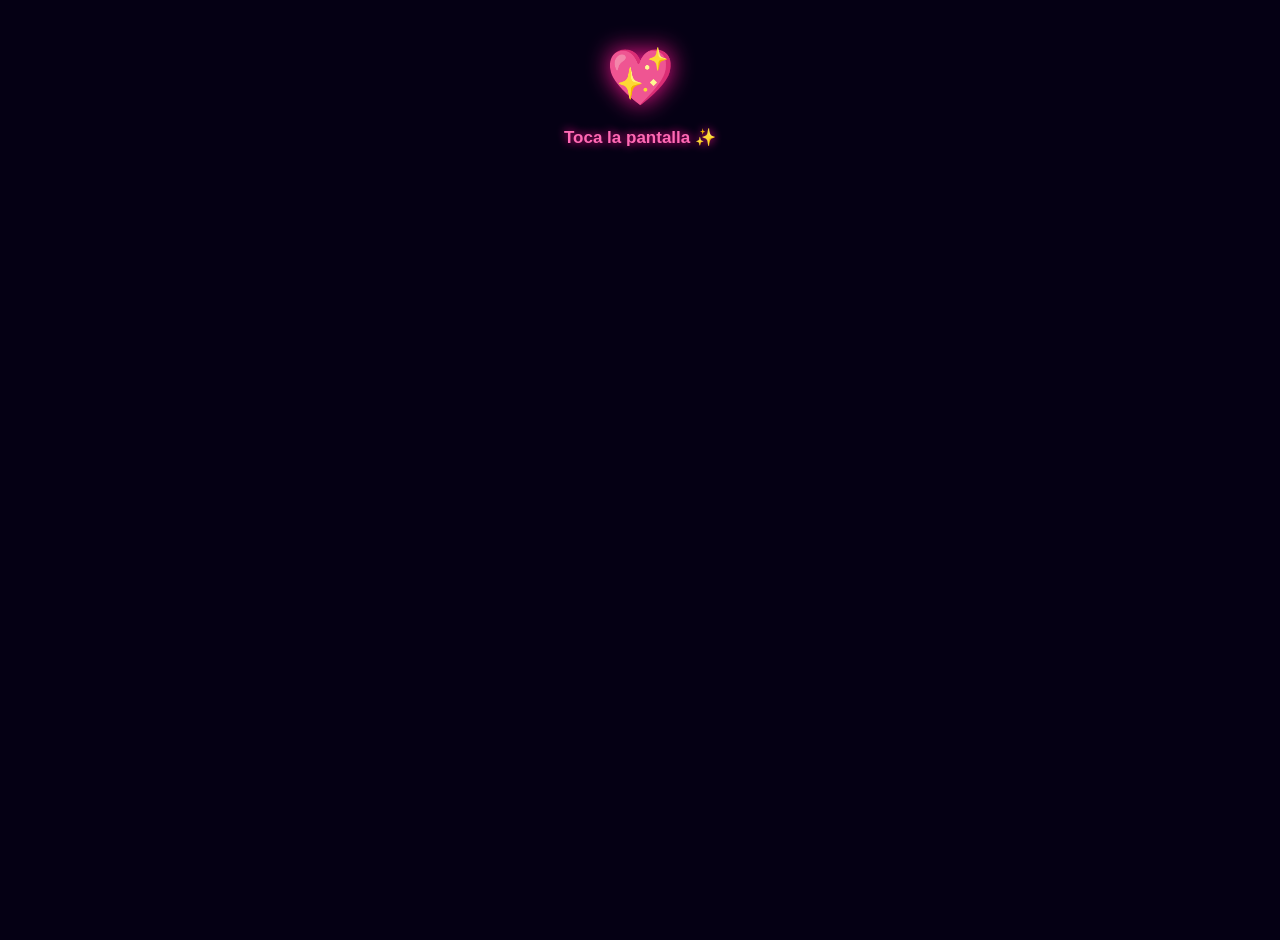
<file: templates/6d95b6c9/index.html>
<!DOCTYPE html>
<html lang="es">

<head>
  <meta charset="UTF-8">
  <meta name="viewport" content="width=device-width, initial-scale=1.0">
  <title>Para mi ternurita 💖</title>
  <link rel="stylesheet" href="style.css">
</head>

<body>
  <canvas id="fuegos"></canvas>
  
  <div class="carta" id="carta">
    <div class="corazon">💖</div>
    <p class="instruccion">Toca la pantalla ✨</p>
    <div id="contenedor-frases"></div>
    <p class="fin" id="fin">Te quiero muchísimo 💖</p>
    <div class="final-corazon" id="finalCorazon">
      <img src="foto.jpg" class="foto-corazon">
      <div class="texto-corazon">
        <p>Ternurita y pequeñin</p>
        <p>Amiguis por siempre 💖</p>
      </div>
    </div>
  </div>
  
  <script src="script.js"></script>
</body>

</html>
</file>
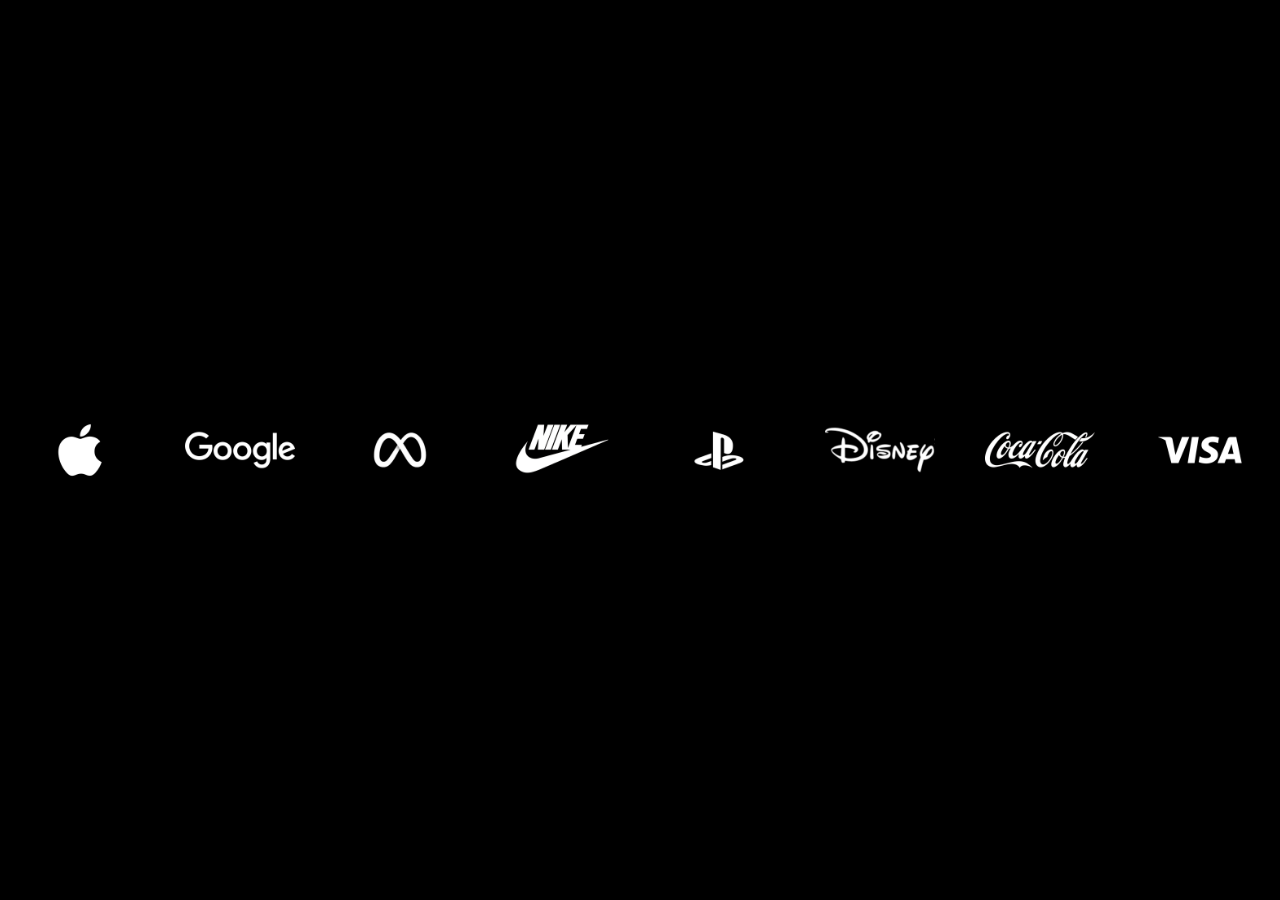
<file: components/107d5ac4/118-Infinite Logo Slider/index.html>
<!DOCTYPE html>
<html lang="en">
<head>
    <meta charset="UTF-8">
    <meta name="viewport" content="width=device-width, initial-scale=1.0">
    <title>Infinite Logo Slider | CodeByGaurav</title>
    <link rel="stylesheet" href="style.css">
</head>
<body>
    <div class="slider">
        <div class="logos">
            <img src="images/applelogo.png" alt="">
            <img src="images/googlelogo.png" alt="">
            <img src="images/metalogo.png" alt="">
            <img src="images/nikelogo.png" alt="">
            <img src="images/playstationlogo.png" alt="">
            <img src="images/disneylogo.png" alt="">
            <img src="images/cocacolalogo.png" alt="">
            <img src="images/visalogo.png" alt="">

            <img src="images/applelogo.png" alt="">
            <img src="images/googlelogo.png" alt="">
            <img src="images/metalogo.png" alt="">
            <img src="images/nikelogo.png" alt="">
            <img src="images/playstationlogo.png" alt="">
            <img src="images/disneylogo.png" alt="">
            <img src="images/cocacolalogo.png" alt="">
            <img src="images/visalogo.png" alt="">
        </div>
    </div>
</body>
</html>
</file>
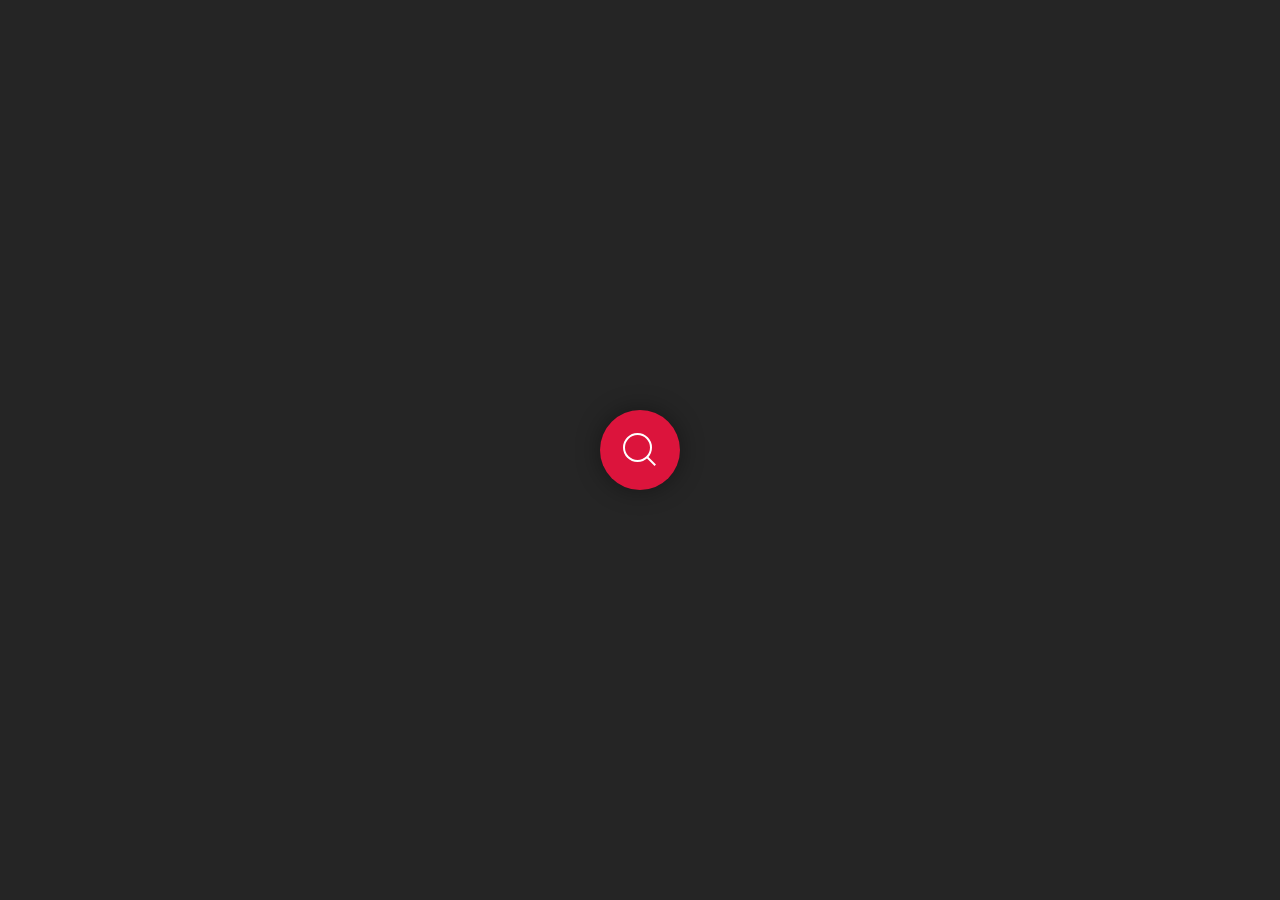
<file: components/1d4ada2f/Search bar/index.html>
<!DOCTYPE html>
<html lang="en">
<head>
    <meta charset="UTF-8">
    <meta name="viewport" content="width=device-width, initial-scale=1.0">
    <title>Search bar using css</title>
    <link rel="stylesheet" href="style.css">
</head>
<body>
    <div class="container">
        <input type="text" placeholder="Search...">
        <div class="search"></div>
    </div>
</body>
</html>
</file>
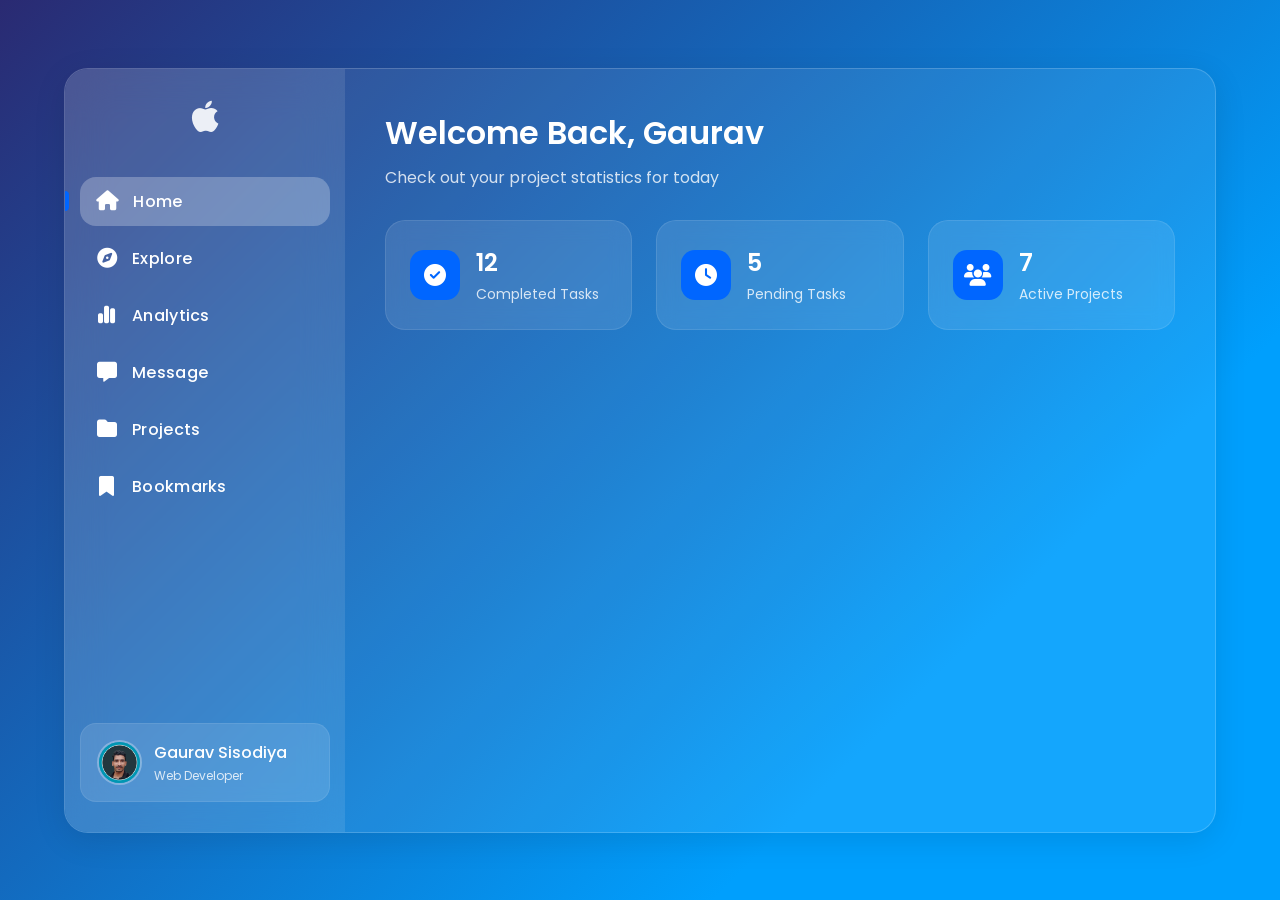
<file: components/93b2aee0/44-Glassmorphism Sidebar/index.html>
<!DOCTYPE html>
<html lang="en">
<head>
    <meta charset="UTF-8">
    <meta name="viewport" content="width=device-width, initial-scale=1.0">
    <title>Glassmorrphism Sidebar</title>
    <link rel="stylesheet" href="style.css">
    <link rel="stylesheet" href="https://cdnjs.cloudflare.com/ajax/libs/font-awesome/6.7.2/css/all.min.css">
</head>
<body>
    <div class="container">
        <aside class="sidebar">
            <div class="logo">
                <i class="fa-brands fa-apple"></i>
            </div>
            <nav class="menu">
                <ul>
                    <li class="active">
                        <a href="#">
                            <i class="fa-solid fa-house"></i>
                            <span>Home</span>
                        </a>
                    </li>

                    <li>
                        <a href="#">
                            <i class="fa-solid fa-compass"></i>
                            <span>Explore</span>
                        </a>
                    </li>

                    <li>
                        <a href="#">
                            <i class="fa-solid fa-chart-simple"></i>
                            <span>Analytics</span>
                        </a>
                    </li>

                    <li>
                        <a href="#">
                            <i class="fa-solid fa-message"></i>
                            <span>Message</span>
                        </a>
                    </li>

                    <li>
                        <a href="#">
                            <i class="fa-solid fa-folder"></i>
                            <span>Projects</span>
                        </a>
                    </li>

                    <li>
                        <a href="#">
                            <i class="fa-solid fa-bookmark"></i>
                            <span>Bookmarks</span>
                        </a>
                    </li>
                </ul>
            </nav>
            <div class="profile">
                <div class="avatar">
                    <img src="./Gaurav Sisodiya.png" alt="My Profile">
                </div>
                <div class="user-info">
                    <h3>Gaurav Sisodiya</h3>
                    <p>Web Developer</p>
                </div>
            </div>
        </aside>
        <main class="content">
            <header>
                <h1>Welcome Back, Gaurav</h1>
                <p>Check out your project statistics for today</p>
            </header>
            <div class="card-container">
                <div class="card">
                    <div class="card-icon">
                        <i class="fa-solid fa-circle-check"></i>
                    </div>
                    <div class="card-info">
                        <h3>12</h3>
                        <p>Completed Tasks</p>
                    </div>
                </div>

                <div class="card">
                    <div class="card-icon">
                        <i class="fa-solid fa-clock"></i>
                    </div>
                    <div class="card-info">
                        <h3>5</h3>
                        <p>Pending Tasks</p>
                    </div>
                </div>

                <div class="card">
                    <div class="card-icon">
                        <i class="fa-solid fa-users"></i>
                    </div>
                    <div class="card-info">
                        <h3>7</h3>
                        <p>Active Projects</p>
                    </div>
                </div>
            </div>
        </main>
    </div>
</body>
<script src="script.js"></script>
</html>
</file>
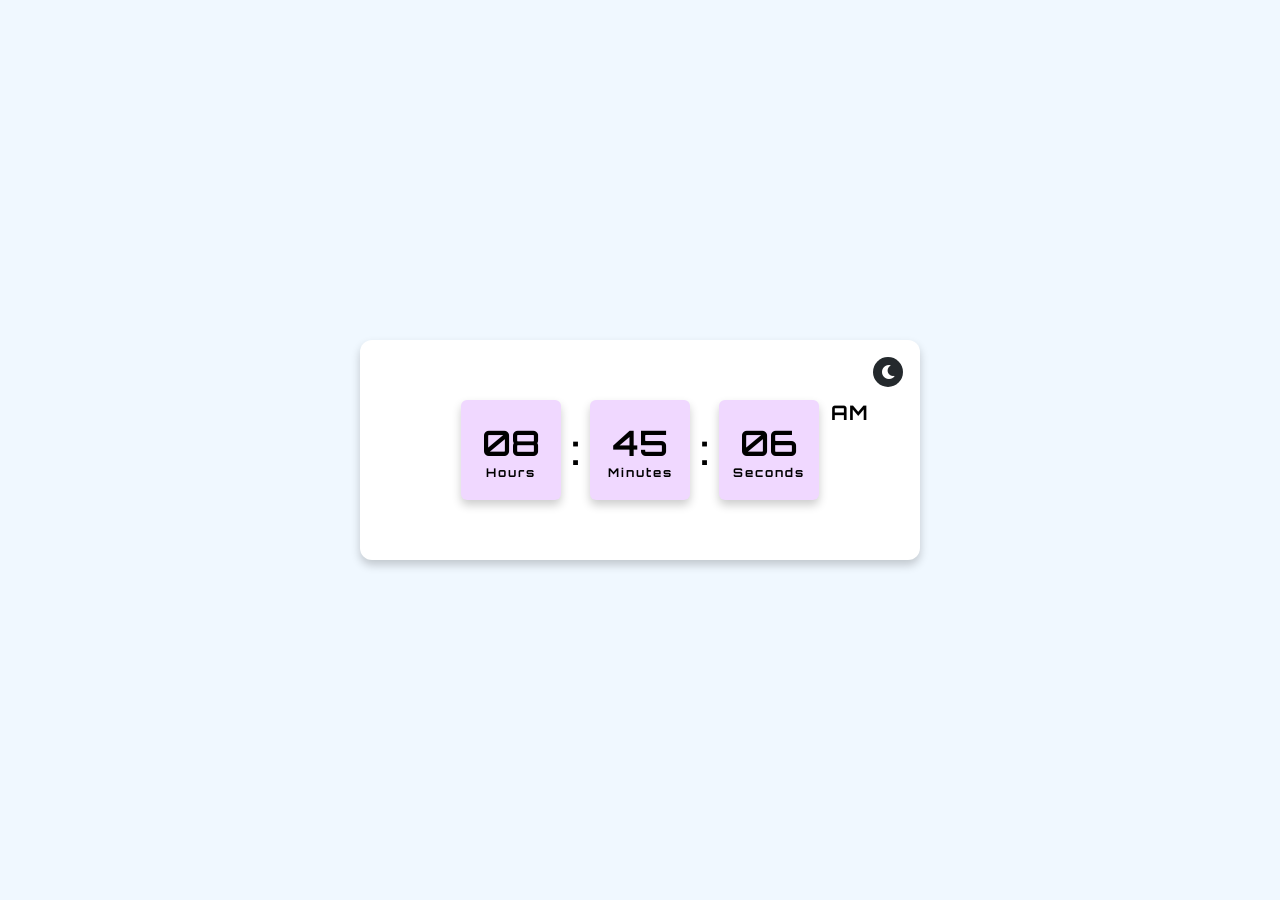
<file: components/db800c35/Dynamic Digital Clock/index.html>
<!DOCTYPE html>
<html lang="en" dir="ltr">
  <head>
    <meta charset="UTF-8" />
    <title>CodeByGaurav - Dynamic Digital Clock</title>
    <link rel="stylesheet" href="style.css" />
    <!-- Fontawesome CDN Link -->
    <link
      rel="stylesheet"
      href="https://cdnjs.cloudflare.com/ajax/libs/font-awesome/5.15.4/css/all.min.css"
    />
  </head>
  <body>
    <section>
      <div class="container">
        <div class="icons">
          <i class="fas fa-moon"></i>
          <i class="fas fa-sun"></i>
        </div>
        <div class="time">
          <div class="time-colon">
            <div class="time-text">
              <span class="num hour_num">08</span>
              <span class="text">Hours</span>
            </div>
            <span class="colon">:</span>
          </div>
          <div class="time-colon">
            <div class="time-text">
              <span class="num min_num">45</span>
              <span class="text">Minutes</span>
            </div>
            <span class="colon">:</span>
          </div>
          <div class="time-colon">
            <div class="time-text">
              <span class="num sec_num">06</span>
              <span class="text">Seconds</span>
            </div>
            <span class="am_pm">AM</span>
          </div>
        </div>
      </div>
    </section>
    <script src="script.js"></script>
  </body>
</html>
</file>
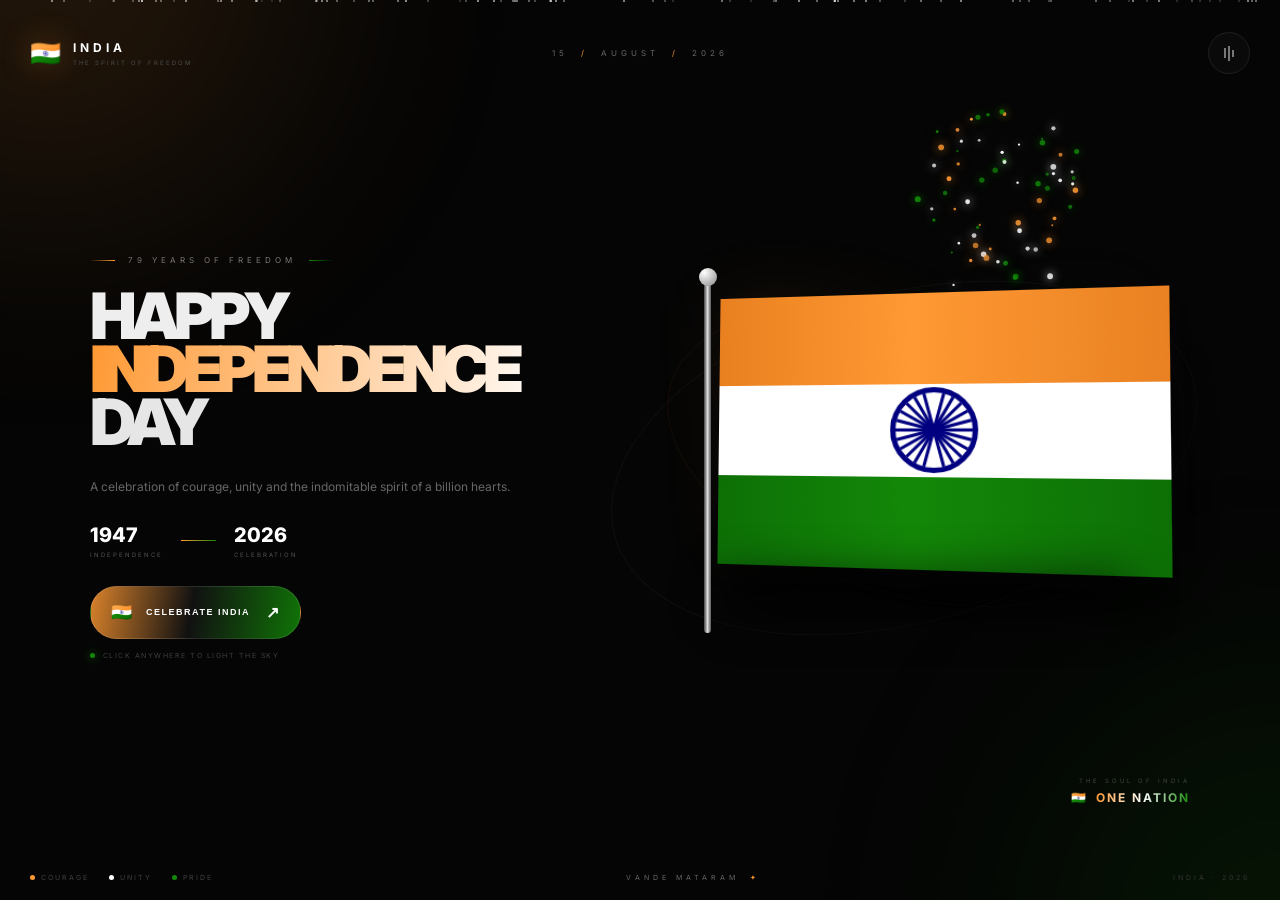
<file: components/73bca6a5/15 August - Copy/index1.html>
<!DOCTYPE html>
<html lang="en">

<head>
    <meta charset="UTF-8">
    <meta name="viewport" content="width=device-width, initial-scale=1.0">

    <title>India | Independence Day 2026</title>

    <link rel="stylesheet" href="style1.css">
</head>

<body>

    <!-- =========================
         BACKGROUND
    ========================== -->

    <div class="ambient ambient-orange"></div>
    <div class="ambient ambient-green"></div>

    <div class="grid"></div>

    <div id="particles"></div>

    <canvas id="fireworks"></canvas>


    <!-- =========================
         NAVBAR
    ========================== -->

    <header class="navbar">

        <a href="#" class="logo">

            <span class="logo-icon">🇮🇳</span>

            <span>
                <b>INDIA</b>
                <small>THE SPIRIT OF FREEDOM</small>
            </span>

        </a>


        <div class="nav-center">
            15 <i>/</i> AUGUST <i>/</i> 2026
        </div>


        <button class="sound-btn" id="soundBtn">
            <span></span>
            <span></span>
            <span></span>
        </button>

    </header>



    <!-- =========================
         HERO
    ========================== -->

    <main class="hero">

        <!-- LEFT CONTENT -->

        <section class="hero-content">

            <div class="eyebrow">
                <span></span>
                79 YEARS OF FREEDOM
                <span></span>
            </div>


            <h1>

                <span class="line-one">
                    HAPPY
                </span>

                <span class="line-two">
                    INDEPENDENCE
                </span>

                <span class="line-three">
                    DAY
                </span>

            </h1>


            <p class="description">

                A celebration of courage,
                unity and the indomitable spirit
                of a billion hearts.

            </p>


            <div class="hero-meta">

                <div>
                    <strong>1947</strong>
                    <span>INDEPENDENCE</span>
                </div>

                <div class="meta-line"></div>

                <div>
                    <strong>2026</strong>
                    <span>CELEBRATION</span>
                </div>

            </div>


            <button class="celebrate-btn" id="celebrateBtn">

                <span class="flag-mini">🇮🇳</span>

                CELEBRATE INDIA

                <span class="arrow">↗</span>

            </button>


            <p class="interaction">
                <span></span>
                CLICK ANYWHERE TO LIGHT THE SKY
            </p>

        </section>



        <!-- RIGHT VISUAL -->

        <section class="hero-visual">

            <div class="visual-ring ring-1"></div>
            <div class="visual-ring ring-2"></div>
            <div class="visual-ring ring-3"></div>


            <div class="glow-orb"></div>


            <!-- FLAG -->

            <div class="flag-wrapper">

                <div class="flag-pole">

                    <div class="pole-top"></div>

                </div>


                <div class="flag">

                    <div class="flag-row saffron"></div>


                    <div class="flag-row white">

                        <div class="chakra">

                            <div class="chakra-center"></div>

                            <i></i>
                            <i></i>
                            <i></i>
                            <i></i>
                            <i></i>
                            <i></i>
                            <i></i>
                            <i></i>
                            <i></i>
                            <i></i>
                            <i></i>

                        </div>

                    </div>


                    <div class="flag-row green"></div>

                </div>


                <div class="fabric-glow"></div>

                <div class="flag-shadow"></div>

            </div>


            <!-- VISUAL LABEL -->

            <div class="visual-label">

                <span>THE SOUL OF INDIA</span>

                <strong>
                    🇮🇳
                    <b>ONE NATION</b>
                </strong>

            </div>

        </section>

    </main>



    <!-- =========================
         BOTTOM BAR
    ========================== -->

    <footer class="bottom-bar">

        <div class="values">

            <span>
                <i class="dot orange"></i>
                COURAGE
            </span>

            <span>
                <i class="dot white"></i>
                UNITY
            </span>

            <span>
                <i class="dot green"></i>
                PRIDE
            </span>

        </div>


        <div class="vande">
            VANDE MATARAM
            <span>✦</span>
        </div>


        <div class="year">
            INDIA · 2026
        </div>

    </footer>


    <script src="script1.js"></script>

</body>

</html>
</file>
<file: templates/6d95b6c9/style.css>
body {
  background: #050014;
  font-family: sans-serif;
  display: flex;
  justify-content: center;
  padding: 20px;
  margin: 0;
  min-height: 100vh;
  overflow-x: hidden;
}

#fuegos {
  position: fixed;
  top: 0;
  left: 0;
  width: 100%;
  height: 100%;
  z-index: 0;
  pointer-events: none;
}

.carta {
  background: transparent;
  border: none;
  padding: 25px;
  width: 90%;
  max-width: 360px;
  text-align: center;
  position: relative;
  z-index: 2;
}

.corazon {
  font-size: 55px;
  animation: latir 1.5s infinite;
  filter: drop-shadow(0 0 12px #ff1493);
}

.instruccion {
  color: #ff69b4;
  font-weight: bold;
  font-size: 17px;
  animation: latir 1.5s infinite;
  text-shadow: 0 0 10px #ff1493;
}

.frase {
  display: none;
  font-size: 24px;
  line-height: 1.5;
  font-weight: bold;
  text-shadow: 0 0 10px #ff1493, 0 0 10px white;
  animation: aparecer 0.6s forwards;
}

.c1 {
  color: #ff69b4;
}

.c2 {
  color: #d8b4fe;
}

.c3 {
  color: #fde68a;
}

.grande {
  font-size: 26px;
  font-weight: bold;
}

.final {
  font-size: 26px;
  font-weight: bold;
  background: linear-gradient(90deg, #ff1493, #ffd700, #ff69b4);
  -webkit-background-clip: text;
  -webkit-text-fill-color: transparent;
}

.fin {
  display: none;
  color: #ff69b4;
  font-weight: bold;
  margin-top: 20px;
}

.final-corazon {
  display: none;
  margin: 25px auto 10px auto;
  width: 280px;
  height: 280px;
  position: relative;
  animation: aparecer 1s forwards;
  clip-path: path('M 140 260 C 20 180 0 110 0 70 C 0 20 40 0 70 0 C 100 0 125 20 140 50 C 155 20 180 0 210 0 C 240 0 280 20 280 70 C 280 110 260 180 140 260 Z');
  background: #ff1493;
}

.foto-corazon {
  width: 100%;
  height: 100%;
  object-fit: cover;
}

.texto-corazon {
  position: absolute;
  bottom: 55px;
  left: 0;
  width: 100%;
  text-align: center;
  color: white;
  text-shadow: 0 0 10px #ff1493, 0 0 5px black;
}

.texto-corazon p {
  margin: 2px;
  font-size: 20px;
  font-weight: bold;
}

@keyframes aparecer {
  from {
    opacity: 0;
    transform: translateY(15px) scale(0.9);
  }
  
  to {
    opacity: 1;
    transform: translateY(0) scale(1);
  }
}

@keyframes latir {
  0% {
    transform: scale(1);
  }
  
  50% {
    transform: scale(1.15);
  }
  
  100% {
    transform: scale(1);
  }
}
</file>
<file: components/107d5ac4/118-Infinite Logo Slider/style.css>
body{
    width: 100%;
    height: 100vh;
    margin: 0;
    padding: 0;
    background: black;
    display: grid;
    place-items: center;
}
.slider{
    width: 100%;
    height: fit-content;
    overflow: hidden;
}

.logos img{
    width: 110px;
    margin: 0 25px;
}

.logos{
    width: fit-content;
    display: flex;
    align-items: center;
    justify-content: center;
    animation: slide 6s linear infinite;
}

@keyframes slide{
    from{
        transform: translateX(0);
    }
    to{
        transform: translateX(-50%);
    }
}
</file>
<file: components/1d4ada2f/Search bar/style.css>
*{
    padding: 0;
    margin: 0;
    box-sizing: border-box;
    font-family: sans-serif;
}

html,body{
    width: 100%;
    height: 100px;
}

body{
    background: #252525;
}

.container{
    position: absolute;
    margin: auto;
    top: 0;
    left: 0;
    right: 0;
    bottom: 0;
    width: 300px;
    height: 100px;
}

.container .search{
    position: absolute;
    margin: auto;
    top: 0;
    right: 0;
    bottom: 0;
    left: 0;
    width: 80px;
    height: 80px;
    background: crimson;
    border-radius: 50%;
    transition: all 1s;
    z-index: 4;
    box-shadow: 0 0 25px 0 rgba(0, 0, 0, 0.4);
}

.container .search:hover{
    cursor: pointer;
}

.container .search::before{
    content: '';
    position: absolute;
    margin: auto;
    top: 22px;
    right: 0;
    bottom: 0;
    left: 22px;
    width: 12px;
    height: 2px;
    background: white;
    transform: rotate(45deg);
    transition: all 0.5s;
}

.container .search::after{
    content: '';
    position: absolute;
    margin: auto;
    top: -5px;
    right: 0;
    bottom: 0;
    left: -5px;
    width: 25px;
    height: 25px;
    border-radius: 50%;
    border: 2px solid white;
    transition: all 0.5s;
}

.container input{
    position: absolute;
    top: 0; left: 0; bottom: 0; right: 0;
    margin: auto;
    width: 50px;
    height: 50px;
    outline: none;
    border: none;
    background: crimson;
    color: white;
    text-shadow: 0 0 10px crimson;
    padding: 0 80px 0 20px;
    border-radius: 30px;
    box-shadow: 0 0 25px 0 crimson, 0 20px 25px 0 rgba(0, 0, 0, 0.2);
    transition: all 1s;
    opacity: 0;
    z-index: 5;
    font-weight: bolder;
    letter-spacing: 0.1em;

}

.container input:hover{
    cursor: pointer;
}

.container input:focus{
    width: 300px;
    opacity: 1;
    cursor: text;
}

.container input:focus ~ .search{
    right: -250px;
    background: #151515;
    z-index: 6;
}

.container input:focus ~ .search::before{
    top: 0;
    left: 0;
    width: 25px;
}

.container input:focus ~ .search::after{
    top: 0;
    left: 0;
    width: 25px;
    height: 2px;
    border: none;
    background: white;
    border-radius: 0%;
    transform: rotate(-45deg);
}

.container input::placeholder{
    color: white;
    opacity: 0.5;
    font-weight: bolder;
}
</file>
<file: components/93b2aee0/44-Glassmorphism Sidebar/style.css>
@import url("https://fonts.googleapis.com/css2?family=Poppins:ital,wght@0,100;0,200;0,300;0,400;0,500;0,600;0,700;0,800;0,900;1,100;1,200;1,300;1,400;1,500;1,600;1,700;1,800;1,900&display=swap");

* {
  font-family: "Poppins", sans-serif;
  padding: 0;
  margin: 0;
  box-sizing: border-box;
}

:root{
    --primary-color: #0066ff;
    --sidebar-width: 280px;
    --sidebar-collapsed-width: 80px;
    --transition-speed:0.3s;
}

body{
    background: linear-gradient(135deg, #2a2a72 0%, #009ffd 74%);
    min-height: 100vh;
    display: flex;
    align-items: center;
    justify-content: center;
    color: #fff;
    overflow: hidden;
}

.container{
    display: flex;
    width: 90%;
    height: 85vh;
    background: rgba(255, 255,255,0.08);
    -webkit-backdrop-filter: blur(30px);
    border-radius: 24px;
    box-shadow: 0 8px 32px rgba(0, 0, 0, 0.1);
    border: 1px solid rgba(255, 255, 255, 0.18);
    overflow: hidden;
}

.sidebar{
    width: var(--sidebar-width);
    height: 100%;
    padding: 30px 15px;
    background: rgba(255, 255, 255, 0.1);
    backdrop-filter: blur(20px);
    -webkit-backdrop-filter: blur(20px);
    border-radius: 1px solid rgba(255, 255, 255, 0.08);
    display: flex;
    flex-direction: column;
    transition: width var(--transition-speed) ease;
    position: relative;

}

.logo{
    text-align: center;
    margin-bottom: 40px;
}

.logo i{
    font-size: 36px;
    color: #fff;
    opacity: 0.9;
}

.menu ul{
    list-style: none;
    padding: 0;
    margin: 0;
}

.menu li{
    margin-bottom: 8px;
    border-radius: 16px;
    transition: all 0.2s ease;
    position: relative;
    cursor: pointer;
}

.menu li:hover{
    background: rgba(255, 255, 255, 0.2);
}

.menu li.active{
    background: rgba(255, 255, 255, 0.25);
}

.menu li.active::before{
    content: '';
    position: absolute;
    left: -15px;
    top: 50%;
    transform: translateY(-50%);
    width: 4px;
    height: 20px;
    background: var(--primary-color);
    border-radius: 0 4px 4px 0;
}

.menu a{
    display: flex;
    align-items: center;
    color: #fff;
    padding: 12px 16px;
    text-decoration: none;
    font-weight: 500;
    letter-spacing: 0.3px;
}

.menu a i{
    font-size: 20px;
    margin-right: 14px;
    min-width: 22px;
    text-align: center;
}

.profile{
    margin-top: auto;
    display: flex;
    align-items: center;
    padding: 16px;
    background: rgba(255,255,255,0.12);
    border-radius: 16px;
    border: 1px solid rgba(255, 255,255, 0.08);
}

.avatar{
    width: 45px;
    height: 45px;
    border-radius: 50%;
    overflow: hidden;
    margin-right: 12px;
    border: 2px solid rgba(255,255,255,0.3);
}

.avatar img{
    width: 100%;
    height: 100%;
    object-fit: cover;

}

.user-info h3{
    font-size: 16px;
    font-weight: 500;
    margin-bottom: 2px;
}

.user-info p{
    font-size: 12px;
    opacity: 0.8;
}

.content{
    flex: 1;
    padding: 40px;
    overflow-y: auto;
}

header{
    margin-bottom: 30px;
}

header h1{
    font-size: 32px;
    font-weight: 600;
    margin-bottom: 8px;
}

header p{
    font-size: 16px;
    opacity: 0.8;
}

.card-container{
    display: grid;
    grid-template-columns: repeat(auto-fit, minmax(240px, 1fr));
    gap: 24px;
    margin-top: 30px;
}
.card{
    background: rgba(255,255,255,0.1);
    backdrop-filter: blur(10px);
    -webkit-backdrop-filter: blur(10px);
    border-radius: 20px;
    padding: 24px;
    display: flex;
    align-items: center;
    border: 1px solid rgba(255,255,255,0.1);
    transition: transform 0.3s ease, box-shadow 0.3s ease;
}

.card:hover{
    transform: translateY(-5px);
    box-shadow: 0px 10px 30px rgba(0, 0,0,0.15);
}

.card-icon{
    width: 50px;
    height: 50px;
    background: var(--primary-color);
    border-radius: 14px;
    display: flex;
    align-items: center;
    justify-content: center;
    margin-right: 16px;
}
.card-icon i{
    font-size: 22px;
}

.card-info h3{
    font-size: 24px;
    font-weight: 600;
    margin-bottom: 4px;
}

.card-info p{
    font-size: 14px;
    opacity: 0.8;
}

/* Apple-style liquid effects */

.menu li::after{
    content: '';
    position: absolute;
    top: 0;left: 0;
    right: 0;bottom: 0;
    border-radius: 16px;
    box-shadow: inset 0 0 0 1px rgba(255, 255, 255, 0);
    transition: box-shadow 0.3s ease;
}

.menu li:hover::after{
    box-shadow: inset 0 0 0 1px rgba(255, 255, 255, 0.3);
}
</file>
<file: components/db800c35/Dynamic Digital Clock/style.css>
/* Google fonts import link */
@import url("https://fonts.googleapis.com/css2?family=Orbitron:wght@400;500;600;700&display=swap");

*{
  padding: 0;
  margin: 0;
  box-sizing: border-box;
  font-family: 'Orbitron', sans-serif;
  transition: all 0.4s ease;
}
section{
  min-height: 100vh;
  width: 100%;
  display: flex;
  align-items: center;
  justify-content: center;
  background: #f0f8ff;
  padding: 0 20px;
}
section.dark{
  background: #24292D;
}
section .container{
  position: relative;
  display: flex;
  align-items: center;
  justify-content: center;
  height: 220px;
  max-width: 560px;
  width: 100%;
  background: #fff;
  box-shadow: 0 5px 10px rgba(0,0,0,0.2);
  border-radius: 12px;

}
section.dark .container{
  background: #323840;
}
section .container .icons i{
  position: absolute;
  right: 17px;
  top: 17px;
  height: 30px;
  width: 30px;
  background: #24292D;
  color: #fff;
  text-align: center;
  line-height: 30px;
  border-radius: 50%;
  font-size: 14px;
  cursor: pointer;
}
section.dark .container .icons i{
  background: #fff;
  color: #323840;
}
.container .icons i.fa-sun{
  opacity: 0;
  pointer-events: none;
}
section.dark .container .icons i.fa-sun{
  opacity: 1;
  pointer-events: auto;
  font-size: 16px;
}
section .container .time{
  display: flex;
  align-items: center;
}
.container .time .time-colon{
  display: flex;
  align-items: center;
  position: relative;
}
.time .time-colon .am_pm{
  position: absolute;
  top: 0;
  right: -50px;
  font-size: 20px;
  font-weight: 700;
  letter-spacing: 1px;
}
section.dark .time .time-colon .am_pm{
  color: #fff;
}
.time .time-colon .time-text{
  height: 100px;
  width: 100px;
  display: flex;
  align-items: center;
  flex-direction: column;
  justify-content: center;
  background: #f0d8ff;
  border-radius: 6px;
  box-shadow: 0 5px 10px rgba(0,0,0,0.2);
}
section.dark .time .time-colon .time-text{
  background: #24292D;
}
.time .time-colon .time-text,
.time .time-colon .colon{
  font-size: 35px;
  font-weight: 600;
}

section.dark .time .time-text .num,
section.dark .time .colon{
  color: #fff;
}
.time .time-colon .colon{
  font-size: 40px;
  margin: 0 10px;
}
.time .time-colon .time-text .text{
  font-size: 12px;
  font-weight: 700;
  letter-spacing: 2px;
}
section.dark .time .time-colon .text{
  color: #fff;
}
</file>
<file: components/73bca6a5/15 August - Copy/style1.css>
@import url('https://fonts.googleapis.com/css2?family=Inter:wght@400;500;600;700;800;900&display=swap'
);


/* =========================
   RESET
========================= */

* {
    margin: 0;
    padding: 0;
    box-sizing: border-box;
}


html,
body {
    width: 100%;
    height: 100%;
}


body {

    overflow: hidden;

    background: #050505;

    color: #fff;

    font-family: "Inter", sans-serif;

    cursor: default;
}


/* =========================
   CANVAS
========================= */

#fireworks {

    position: fixed;

    inset: 0;

    width: 100%;
    height: 100%;

    pointer-events: none;

    z-index: 30;
}


/* =========================
   AMBIENT LIGHT
========================= */

.ambient {

    position: fixed;

    width: 500px;
    height: 500px;

    border-radius: 50%;

    filter: blur(130px);

    pointer-events: none;

    opacity: .12;

    z-index: -4;
}


.ambient-orange {

    top: -280px;
    left: -200px;

    background: #ff9933;
}


.ambient-green {

    right: -250px;
    bottom: -280px;

    background: #138808;
}


/* =========================
   GRID
========================= */

.grid {

    position: fixed;

    inset: 0;

    pointer-events: none;

    opacity: .16;

    background-image:

        linear-gradient(rgba(255, 255, 255, .025) 1px,
            transparent 1px),

        linear-gradient(90deg,
            rgba(255, 255, 255, .025) 1px,
            transparent 1px);

    background-size: 80px 80px;

    mask-image:
        radial-gradient(circle at center,
            black,
            transparent 80%);

    z-index: -3;
}


/* =========================
   PARTICLES
========================= */

#particles {

    position: fixed;

    inset: 0;

    pointer-events: none;

    z-index: 1;
}


.particle {

    position: absolute;

    width: 2px;
    height: 2px;

    border-radius: 50%;

    background: white;

    opacity: .3;

    animation:
        floatParticle linear infinite;
}


@keyframes floatParticle {

    from {
        transform:
            translateY(105vh) scale(.5);
    }

    to {
        transform:
            translateY(-10vh) scale(1);
    }
}


/* =========================
   NAVBAR
========================= */

.navbar {

    position: absolute;

    top: 24px;
    left: 50%;

    transform: translateX(-50%);

    width:
        min(1280px,
            calc(100% - 60px));

    height: 58px;

    display: flex;

    align-items: center;

    justify-content: space-between;

    z-index: 50;
}


.logo {

    display: flex;

    align-items: center;

    gap: 12px;

    color: #fff;

    text-decoration: none;
}


.logo-icon {

    font-size: 25px;

    filter:
        drop-shadow(0 0 15px rgba(255, 153, 51, .25));
}


.logo b {

    display: block;

    font-size: 12px;

    letter-spacing: 4px;
}


.logo small {

    display: block;

    color: #4d4d4d;

    font-size: 6px;

    letter-spacing: 2px;

    margin-top: 4px;
}


.nav-center {

    position: absolute;

    left: 50%;

    transform: translateX(-50%);

    color: #666;

    font-size: 8px;

    letter-spacing: 4px;
}


.nav-center i {

    color: #ff9933;

    font-style: normal;

    margin: 0 7px;
}


/* SOUND */

.sound-btn {

    width: 42px;
    height: 42px;

    border: 1px solid rgba(255, 255, 255, .08);

    border-radius: 50%;

    background:
        rgba(255, 255, 255, .025);

    display: flex;

    align-items: center;

    justify-content: center;

    gap: 2px;

    cursor: pointer;
}


.sound-btn span {

    width: 2px;

    height: 10px;

    background: #777;

    animation:
        soundBars .8s ease-in-out infinite alternate;
}


.sound-btn span:nth-child(2) {
    animation-delay: .2s;
    height: 15px;
}


.sound-btn span:nth-child(3) {
    animation-delay: .4s;
    height: 7px;
}


@keyframes soundBars {

    to {
        transform: scaleY(.45);
    }
}


/* =========================
   HERO
========================= */

.hero {

    width: 100%;

    height: 100vh;

    min-height: 620px;

    display: grid;

    grid-template-columns:
        48% 52%;

    align-items: center;

    padding:
        70px 7% 55px;

    max-width: 1500px;

    margin: auto;
}


/* =========================
   HERO CONTENT
========================= */

.hero-content {

    position: relative;

    z-index: 10;
}


.eyebrow {

    display: flex;

    align-items: center;

    gap: 13px;

    color: #777;

    font-size: 8px;

    letter-spacing: 4px;

    margin-bottom: 24px;
}


.eyebrow span {

    width: 25px;

    height: 1px;

    background:
        linear-gradient(90deg,
            transparent,
            #ff9933);
}


.eyebrow span:last-child {

    background:
        linear-gradient(90deg,
            #138808,
            transparent);
}


/* =========================
   HEADING
========================= */

h1 {

    font-size:
        clamp(45px,
            5vw,
            90px);

    line-height: .83;

    letter-spacing: -6px;

    font-weight: 900;
}


.line-one {

    display: block;

    color: #eee;
}


.line-two {

    display: block;

    background:
        linear-gradient(100deg,
            #ff9933 0%,
            #fff 45%,
            #138808 100%);

    background-size: 200% auto;

    -webkit-background-clip: text;

    background-clip: text;

    color: transparent;

    animation:
        tricolorMove 5s linear infinite;
}


.line-three {

    display: block;

    color: #fff;

    opacity: .9;
}


@keyframes tricolorMove {

    to {
        background-position: 200% center;
    }
}


/* =========================
   DESCRIPTION
========================= */

.description {

    max-width: 440px;

    margin:
        28px 0 25px;

    color: #666;

    font-size: 12px;

    line-height: 1.8;
}


/* =========================
   META
========================= */

.hero-meta {

    display: flex;

    align-items: center;

    gap: 18px;

    margin-bottom: 28px;
}


.hero-meta div:not(.meta-line) {

    display: flex;

    flex-direction: column;

    gap: 4px;
}


.hero-meta strong {

    font-size: 20px;

    font-weight: 800;
}


.hero-meta span {

    color: #555;

    font-size: 6px;

    letter-spacing: 2px;
}


.meta-line {

    width: 35px;

    height: 1px;

    background:
        linear-gradient(90deg,
            #ff9933,
            #138808);
}


/* =========================
   BUTTON
========================= */

.celebrate-btn {

    display: flex;

    align-items: center;

    gap: 13px;

    padding:
        15px 20px;

    border: 1px solid rgba(255, 255, 255, .1);

    border-radius: 50px;

    color: #fff;

    background:
        linear-gradient(100deg,
            rgba(255, 153, 51, .85),
            #111 48%,
            rgba(19, 136, 8, .85));

    font-size: 9px;

    font-weight: 800;

    letter-spacing: 1.5px;

    cursor: pointer;

    transition:
        transform .35s,
        box-shadow .35s;
}


.celebrate-btn:hover {

    transform:
        translateY(-4px) scale(1.03);

    box-shadow:
        0 15px 50px rgba(255, 153, 51, .15);
}


.flag-mini {

    font-size: 17px;
}


.arrow {

    font-size: 16px;

    margin-left: 3px;
}


.interaction {

    display: flex;

    align-items: center;

    gap: 8px;

    color: #3d3d3d;

    font-size: 7px;

    letter-spacing: 1.5px;

    margin-top: 12px;
}


.interaction span {

    width: 5px;
    height: 5px;

    border-radius: 50%;

    background: #138808;

    box-shadow:
        0 0 10px #138808;

    animation:
        pulse 1.5s infinite;
}


@keyframes pulse {

    50% {
        opacity: .25;
    }
}


/* =========================
   VISUAL
========================= */

.hero-visual {

    position: relative;

    height: 100%;

    display: flex;

    align-items: center;

    justify-content: center;
}


/* =========================
   RINGS
========================= */

.visual-ring {

    position: absolute;

    border-radius: 50%;

    border: 1px solid rgba(255, 255, 255, .045);

    transform:
        rotate(-15deg);
}


.ring-1 {

    width: 600px;
    height: 330px;
}


.ring-2 {

    width: 490px;
    height: 270px;

    border-color:
        rgba(255, 153, 51, .06);

    transform:
        rotate(18deg);
}


.ring-3 {

    width: 380px;
    height: 220px;

    border-color:
        rgba(19, 136, 8, .06);

    transform:
        rotate(-25deg);
}


/* =========================
   ORB
========================= */

.glow-orb {

    position: absolute;

    width: 300px;
    height: 300px;

    border-radius: 50%;

    background:
        radial-gradient(circle,
            rgba(255, 153, 51, .12),
            rgba(255, 255, 255, .025) 40%,
            transparent 70%);

    filter: blur(3px);
}


/* =========================
   FLAG SCENE
========================= */

.flag-wrapper {

    position: relative;

    width: 520px;

    height: 390px;

    transition:
        transform .15s ease-out;

    z-index: 5;
}


.flag {

    position: absolute;

    left: 75px;
    top: 35px;

    width: 420px;
    height: 265px;

    transform-origin: left center;

    transform:
        perspective(1000px) rotateY(-13deg) rotateX(3deg);

    box-shadow:
        20px 35px 70px rgba(0, 0, 0, .65);

    animation:
        flagWave 4s ease-in-out infinite;
}


@keyframes flagWave {

    0%,
    100% {

        transform:
            perspective(1000px) rotateY(-13deg) rotateX(3deg) skewY(0deg) scaleX(1);
    }

    50% {

        transform:
            perspective(1000px) rotateY(-21deg) rotateX(5deg) skewY(1deg) scaleX(.98);
    }
}


.flag-row {

    width: 100%;

    height: 33.333%;
}


.saffron {

    background:
        linear-gradient(90deg,
            #e98020,
            #ff9933 45%,
            #e98122);
}


.white {

    display: flex;

    align-items: center;

    justify-content: center;

    background: #fff;
}


.green {

    background:
        linear-gradient(90deg,
            #0d7006,
            #138808 45%,
            #0d7006);
}


/* =========================
   CHAKRA
========================= */

.chakra {

    position: relative;

    width: 82px;
    height: 82px;

    border:
        5px solid #000080;

    border-radius: 50%;

    animation:
        chakraSpin 10s linear infinite;
}


.chakra-center {

    position: absolute;

    width: 12px;
    height: 12px;

    border-radius: 50%;

    background: #000080;

    left: 50%;
    top: 50%;

    transform:
        translate(-50%, -50%);
}


.chakra i {

    position: absolute;

    width: 3px;
    height: 100%;

    background: #000080;

    left: 50%;
    top: 0;

    transform-origin: center;
}


.chakra i:nth-of-type(1) {
    transform: translateX(-50%) rotate(15deg);
}

.chakra i:nth-of-type(2) {
    transform: translateX(-50%) rotate(30deg);
}

.chakra i:nth-of-type(3) {
    transform: translateX(-50%) rotate(45deg);
}

.chakra i:nth-of-type(4) {
    transform: translateX(-50%) rotate(60deg);
}

.chakra i:nth-of-type(5) {
    transform: translateX(-50%) rotate(75deg);
}

.chakra i:nth-of-type(6) {
    transform: translateX(-50%) rotate(90deg);
}

.chakra i:nth-of-type(7) {
    transform: translateX(-50%) rotate(105deg);
}

.chakra i:nth-of-type(8) {
    transform: translateX(-50%) rotate(120deg);
}

.chakra i:nth-of-type(9) {
    transform: translateX(-50%) rotate(135deg);
}

.chakra i:nth-of-type(10) {
    transform: translateX(-50%) rotate(150deg);
}

.chakra i:nth-of-type(11) {
    transform: translateX(-50%) rotate(165deg);
}

.chakra i:nth-of-type(12) {
    transform: translateX(-50%) rotate(180deg);
}


@keyframes chakraSpin {

    to {
        transform:
            rotate(360deg);
    }
}


/* =========================
   POLE
========================= */

.flag-pole {

    position: absolute;

    left: 60px;
    top: 15px;

    width: 7px;
    height: 355px;

    border-radius: 10px;

    background:
        linear-gradient(90deg,
            #444,
            #ddd,
            #555);

    z-index: 4;
}


.pole-top {

    position: absolute;

    width: 18px;
    height: 18px;

    left: -5px;
    top: -10px;

    border-radius: 50%;

    background:
        radial-gradient(circle at 30% 25%,
            #fff,
            #888);
}


/* =========================
   FABRIC GLOW
========================= */

.fabric-glow {

    position: absolute;

    left: 85px;
    top: 40px;

    width: 400px;
    height: 250px;

    background:
        linear-gradient(120deg,
            rgba(255, 153, 51, .12),
            transparent 40%,
            rgba(19, 136, 8, .1));

    filter: blur(35px);

    z-index: -1;
}


/* =========================
   SHADOW
========================= */

.flag-shadow {

    position: absolute;

    left: 75px;
    bottom: 40px;

    width: 410px;
    height: 35px;

    background: #000;

    filter: blur(25px);

    opacity: .7;
}


/* =========================
   VISUAL LABEL
========================= */

.visual-label {

    position: absolute;

    right: 0;

    bottom: 40px;

    text-align: right;
}


.visual-label span {

    display: block;

    color: #444;

    font-size: 6px;

    letter-spacing: 3px;

    margin-bottom: 6px;
}


.visual-label strong {

    display: flex;

    align-items: center;

    gap: 8px;

    font-size: 12px;

    letter-spacing: 2px;
}


.visual-label b {

    background:
        linear-gradient(90deg,
            #ff9933,
            #fff,
            #138808);

    -webkit-background-clip: text;

    color: transparent;
}


/* =========================
   BOTTOM BAR
========================= */

.bottom-bar {

    position: absolute;

    left: 50%;
    bottom: 18px;

    transform:
        translateX(-50%);

    width:
        min(1280px,
            calc(100% - 60px));

    display: flex;

    align-items: center;

    justify-content: space-between;

    color: #3f3f3f;

    font-size: 7px;

    letter-spacing: 2px;

    z-index: 50;
}


.values {

    display: flex;

    gap: 20px;
}


.values span {

    display: flex;

    align-items: center;

    gap: 6px;
}


.dot {

    width: 5px;
    height: 5px;

    border-radius: 50%;
}


.dot.orange {
    background: #ff9933;
}

.dot.white {
    background: #fff;
}

.dot.green {
    background: #138808;
}


.vande {

    color: #666;

    letter-spacing: 4px;
}


.vande span {

    color: #ff9933;

    margin-left: 5px;
}


.year {

    color: #333;

    letter-spacing: 3px;
}


/* =========================
   RESPONSIVE
========================= */

@media (max-width: 900px) {

    body {
        overflow: hidden;
    }


    .navbar {

        top: 15px;

        width:
            calc(100% - 30px);
    }


    .nav-center {
        display: none;
    }


    .hero {

        min-height: 100vh;

        height: 100vh;

        display: flex;

        flex-direction: column;

        justify-content: center;

        padding:
            65px 20px 45px;

        text-align: center;
    }


    .hero-content {

        display: flex;

        flex-direction: column;

        align-items: center;

        order: 1;
    }


    .eyebrow {

        font-size: 6px;

        letter-spacing: 2px;

        margin-bottom: 15px;
    }


    h1 {

        font-size:
            clamp(42px,
                12vw,
                68px);

        letter-spacing: -3px;
    }


    .description {

        font-size: 9px;

        line-height: 1.5;

        max-width: 320px;

        margin:
            14px 0;
    }


    .hero-meta {

        margin-bottom: 15px;
    }


    .hero-meta strong {

        font-size: 15px;
    }


    .hero-meta span {

        font-size: 5px;
    }


    .celebrate-btn {

        padding:
            12px 17px;

        font-size: 7px;
    }


    .interaction {

        font-size: 6px;
    }


    .hero-visual {

        order: 2;

        width: 100%;

        height: 240px;

        flex-shrink: 0;
    }


    .flag-wrapper {

        transform:
            scale(.57);

        transform-origin:
            center center;
    }


    .visual-ring {

        transform:
            scale(.7);
    }


    .visual-label {

        display: none;
    }


    .bottom-bar {

        width:
            calc(100% - 30px);

        bottom: 10px;
    }


    .vande,
    .year {

        display: none;
    }


    .values {

        width: 100%;

        justify-content:
            center;
    }

}


@media (max-height: 700px) and (min-width: 901px) {

    .hero {

        padding-top: 60px;
    }


    h1 {

        font-size: 72px;
    }


    .description {

        margin:
            15px 0;
    }


    .hero-meta {

        margin-bottom: 17px;
    }


    .flag-wrapper {

        transform:
            scale(.78);
    }

}
</file>
